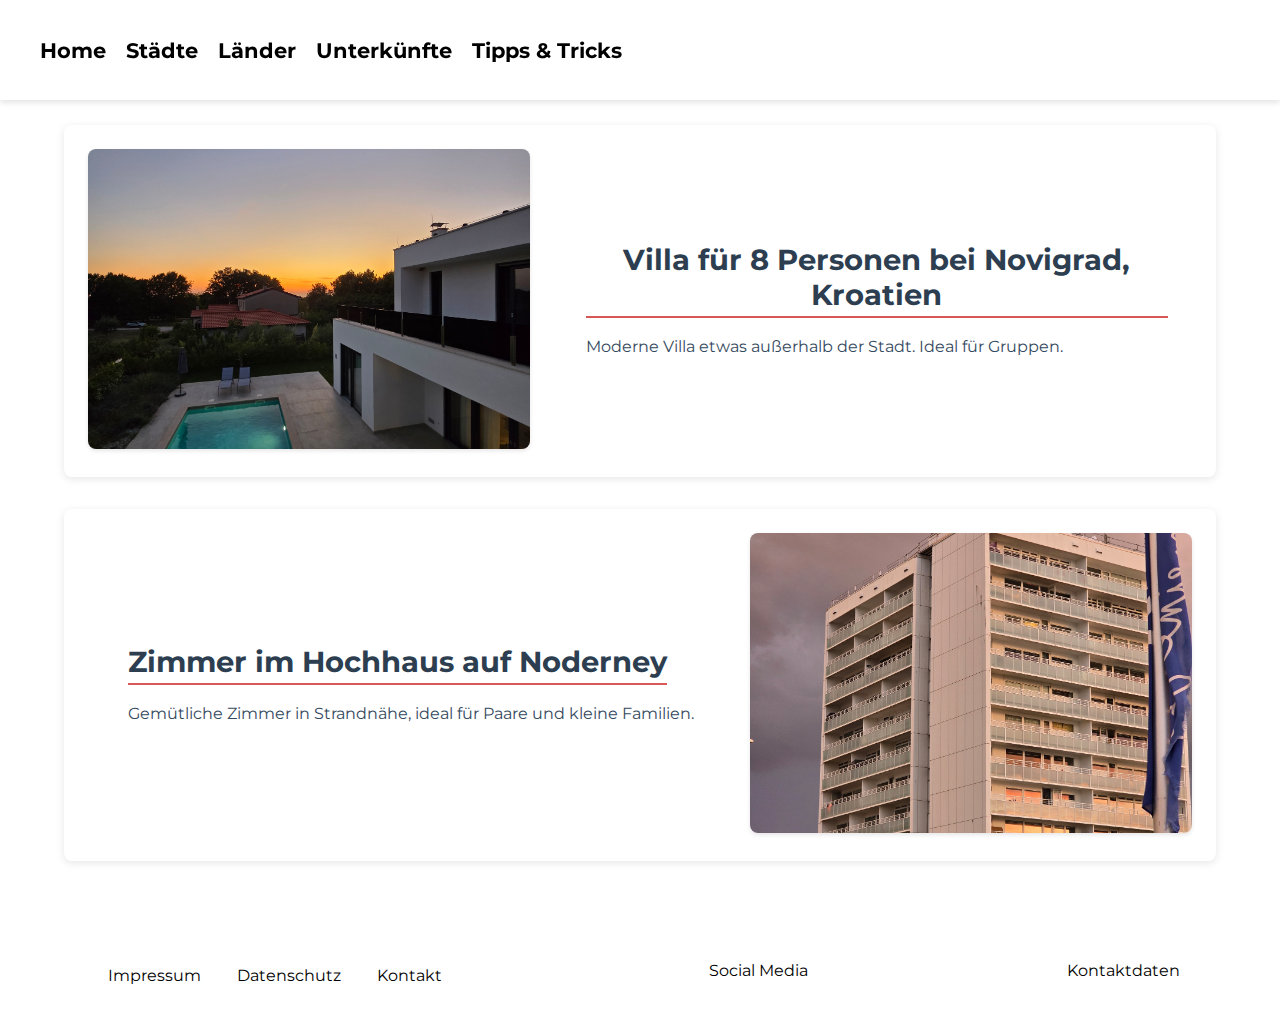
<file: accomodations.html>
<!DOCTYPE html>
<html lang="de">

<head>
    <meta charset="UTF-8">
    <title>Unterkünfte</title>
    <meta name="viewport" content="width=device-width, initial-scale=1.0">
    <link rel="stylesheet" href="css/style.css">
</head>

<body>
    <header>
        <nav class="navigation">
            <ul>
                <li><a href="index.html">Home</a></li>
                <li><a href="cities.html">Städte</a></li>
                <li><a href="countries.html">Länder</a></li>
                <li><a href="accomodations.html">Unterkünfte</a></li>
                <li><a href="hints.html">Tipps & Tricks</a></li>
            </ul>
        </nav>
    </header>
    <main>
        <section class="row">
            <div class="image">
                <img src="images/accomodations/villa_kroatien.jpg" alt="Villa in Kroatien">
            </div>
            <div class="text">
                <h2>Villa für 8 Personen bei Novigrad, Kroatien</h2>
                <p>Moderne Villa etwas außerhalb der Stadt. Ideal für Gruppen.</p>
            </div>
        </section>

        <section class="row reverse">
            <div class="image">
                <img src="images/accomodations/haus_norderney.jpg" alt="Zimmer im Hochhaus Noderney">
            </div>
            <div class="text">
                <h2>Zimmer im Hochhaus auf Noderney</h2>
                <p>Gemütliche Zimmer in Strandnähe, ideal für Paare und kleine Familien.</p>
            </div>
        </section>
    </main>
    <footer>
        <nav class="navigationFooter">
            <ul>
                <li><a href="imprint.html">Impressum</a></li>
                <li><a href="privacy.html">Datenschutz</a></li>
                <li><a href="contact.html">Kontakt</a></li>
            </ul>
        </nav>
        <p>Social Media</p>
        <p>Kontaktdaten</p>
    </footer>
</body>

</html>
</file>
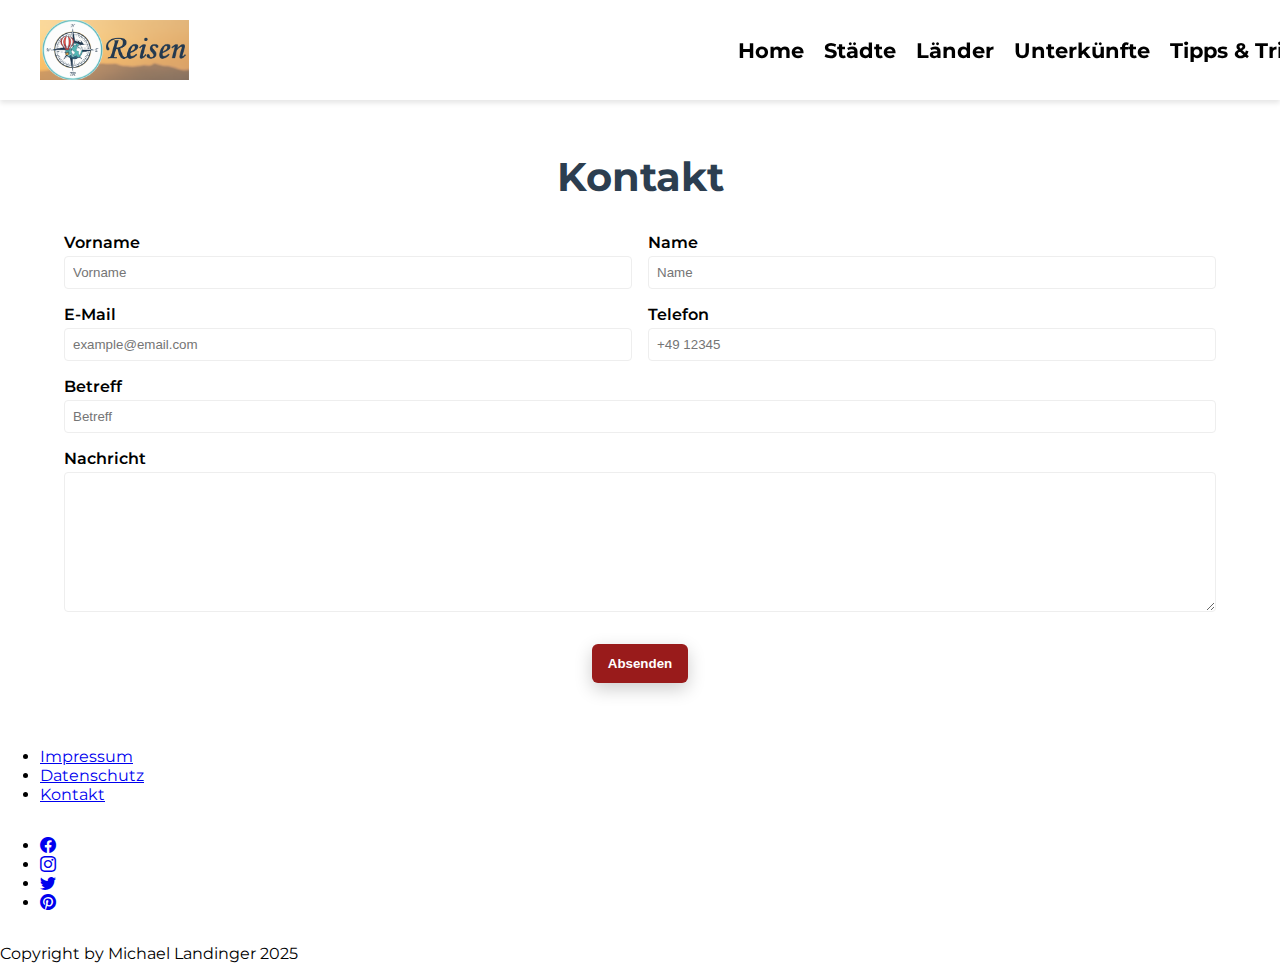
<file: contact.html>
<!DOCTYPE html>
<html lang="de">

<head>
    <meta charset="UTF-8">
    <title>Kontakt</title>
    <meta name="viewport" content="width=device-width, initial-scale=1.0">
    <link rel="stylesheet" href="css/style.css">

    <link rel="icon" type="image/x-icon" href="assets/favicon/favicon.ico">
    <link rel="icon" type="image/png" sizes="16x16" href="assets/favicon/favicon-16x16.png">
    <link rel="icon" type="image/png" sizes="32x32" href="assets/favicon/favicon-32x32.png">
    <link rel="apple-touch-icon" sizes="180x180" href="assets/favicon/apple-touch-icon.png">

    <!-- Java script -->
    <script src="js/navigation.js"></script>
</head>

<body>
    <header>
        <!-- Navigation wird hier per JavaScript eingefügt -->
    </header>
    <main>
        <h1>Kontakt</h1>
        <form id="kontaktformular" method="get">
            <div class="form-field">
                <label for="vorname">Vorname</label>
                <input type="text" id="vorname" name="vorname" placeholder="Vorname" required />
            </div>
            <div class="form-field">
                <label for="name">Name</label>
                <input type="text" id="name" name="name" placeholder="Name" required />
            </div>
            <div class="form-field">
                <label for="email">E-Mail</label>
                <input type="email" id="email" name="email" placeholder="example@email.com" required />
            </div>
            <div class="form-field">
                <label for="telefonnummer">Telefon</label>
                <input type="tel" id="telefonnummer" name="telefonnummer" placeholder="+49 12345" required />
            </div>
            <div class="form-field full">
                <label for="betreff">Betreff</label>
                <input type="text" id="betreff" name="betreff" placeholder="Betreff" required />
            </div>
            <div class="form-field full">
                <label for="nachricht">Nachricht</label>
                <textarea id="nachricht" name="nachricht" rows="5" cols="33" required></textarea>
            </div>
        </form>
        <input class="btn red" type="submit" form="kontaktformular" value="Absenden" />
    </main>
    <!-- Footer wird hier per JavaScript eingefügt -->
</body>
</html>
</file>
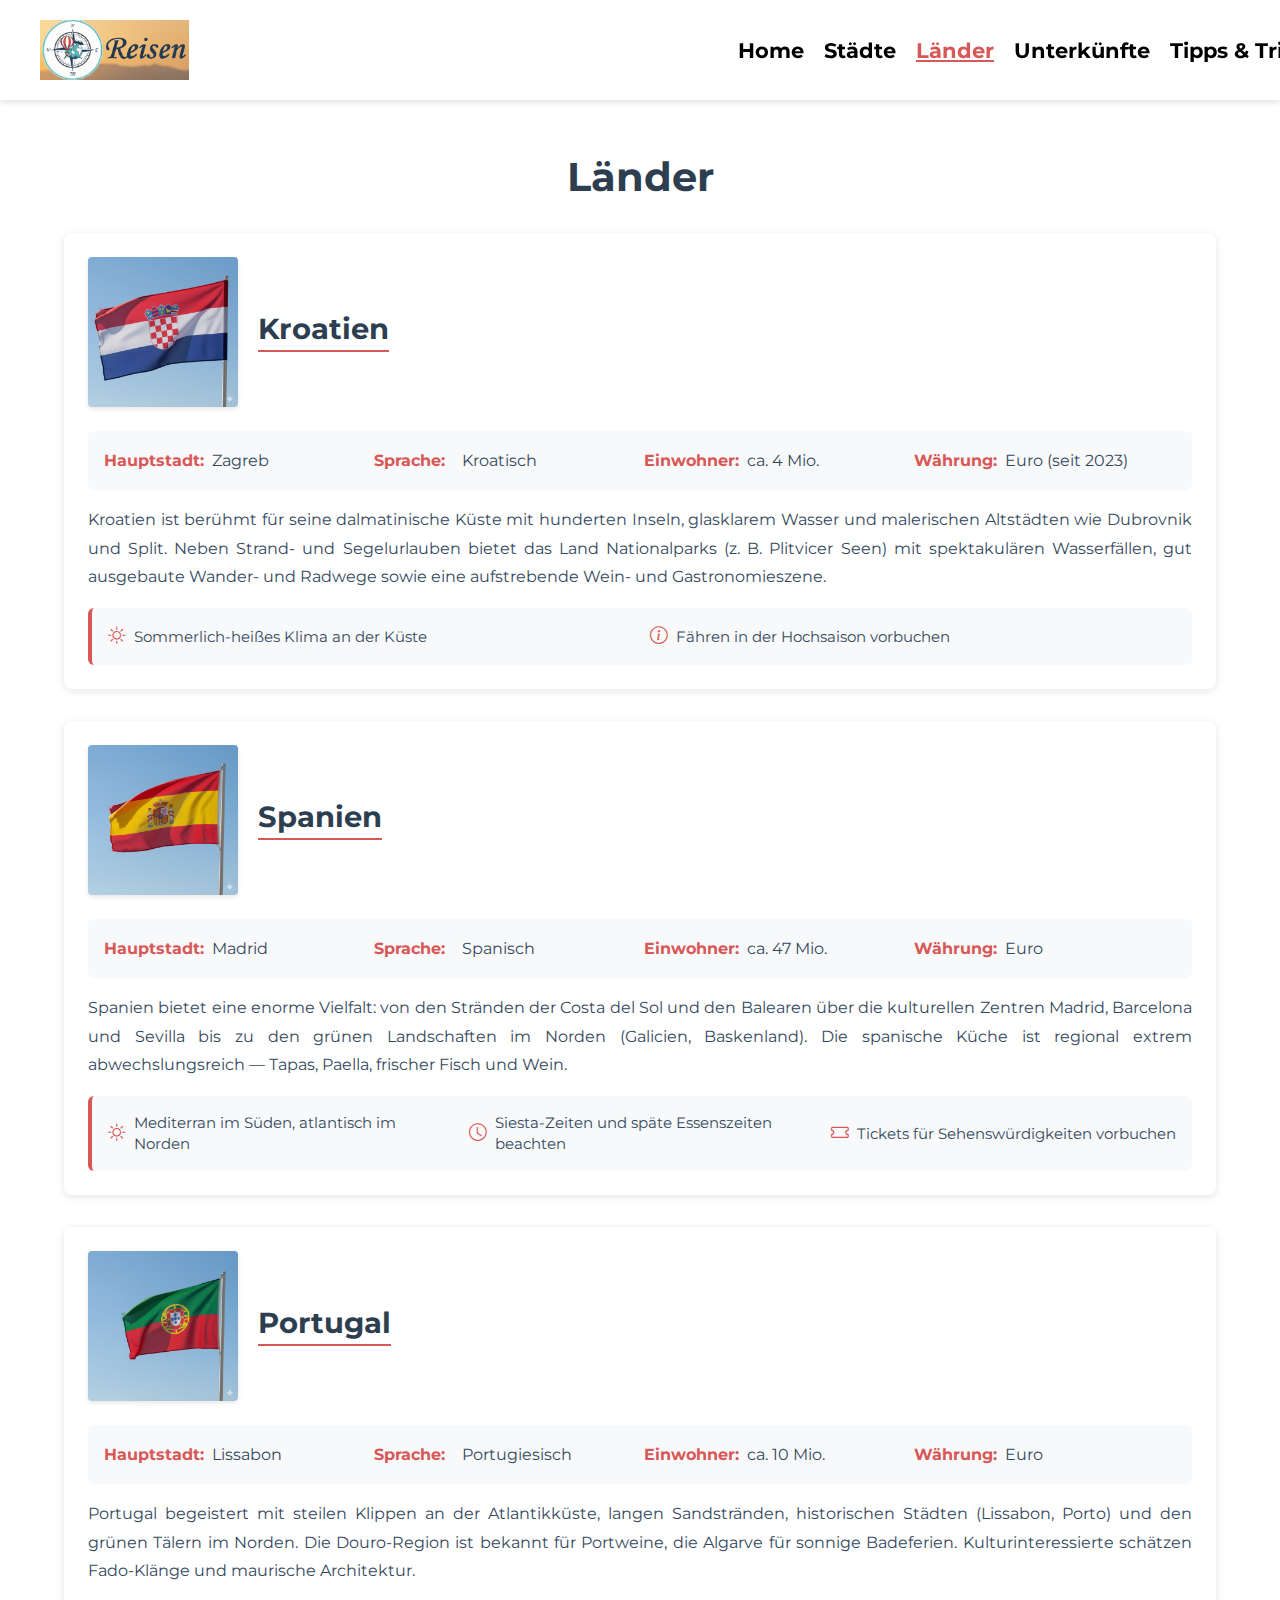
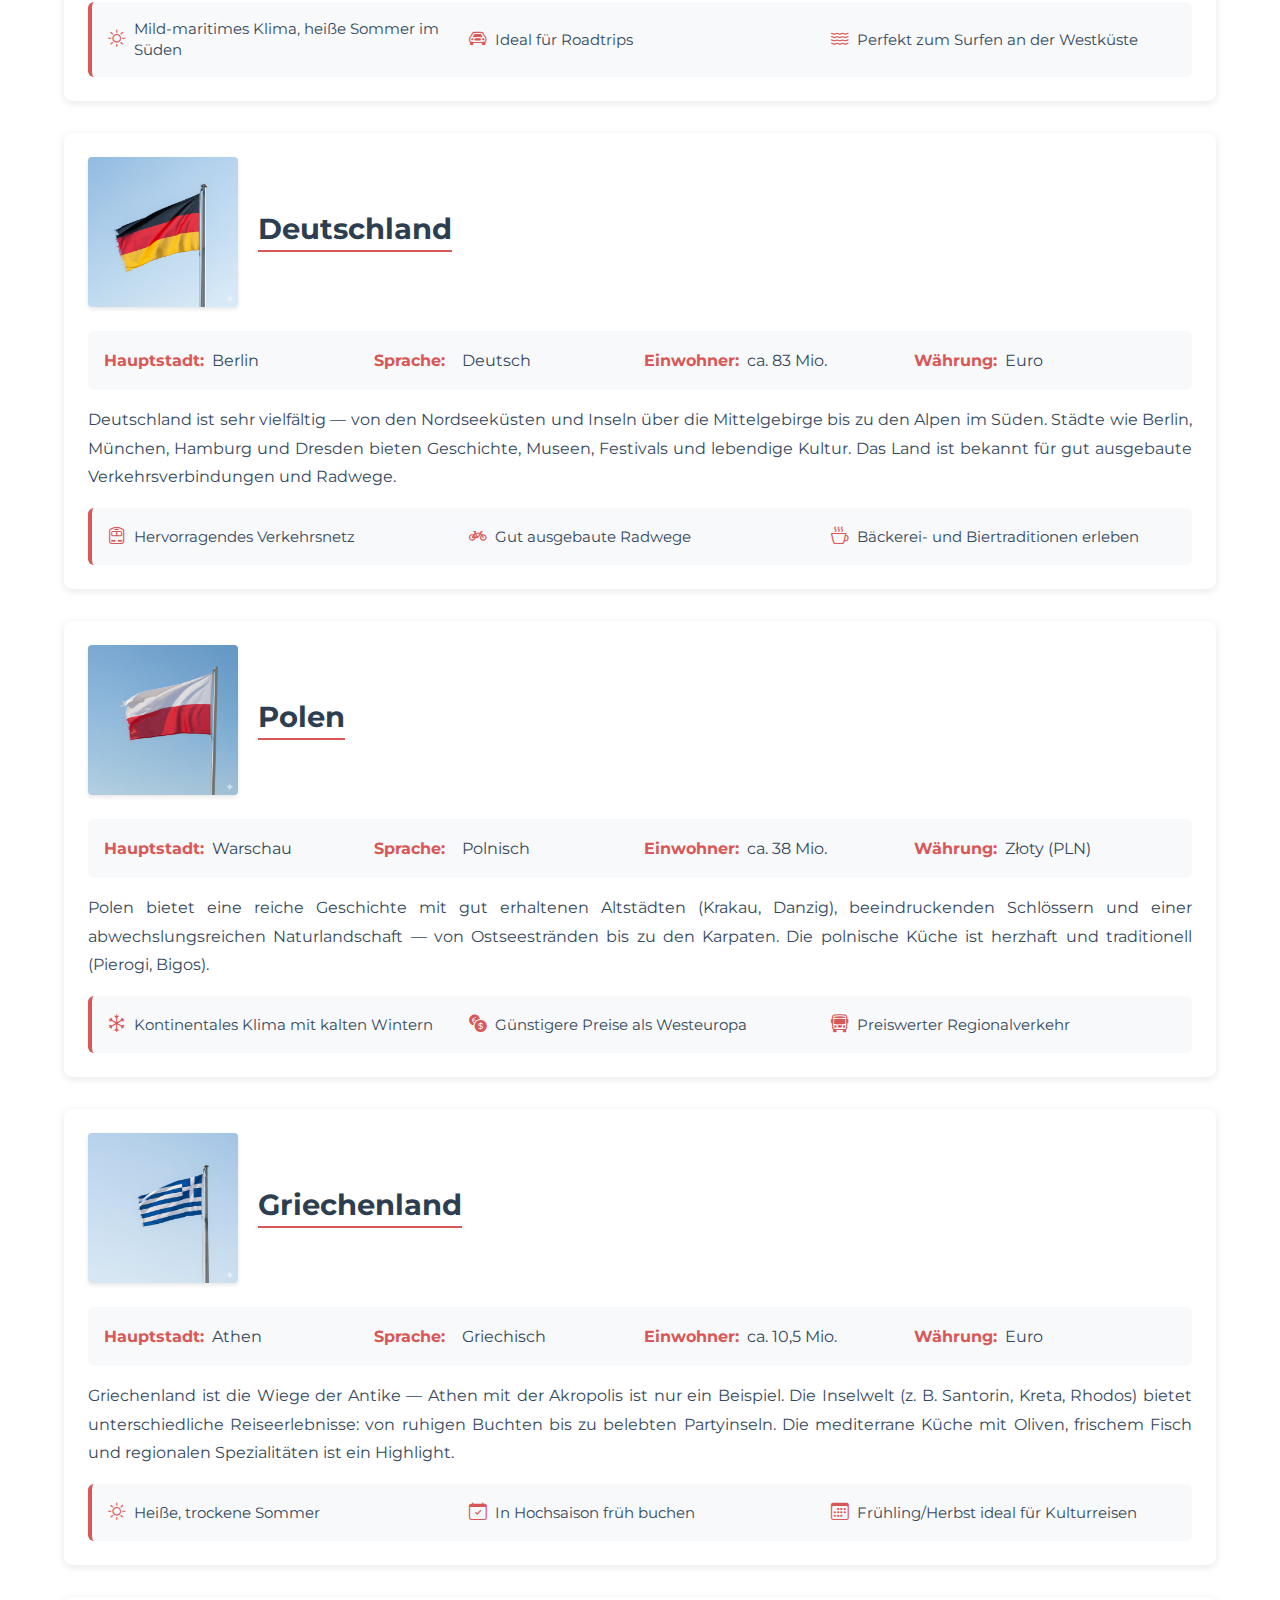
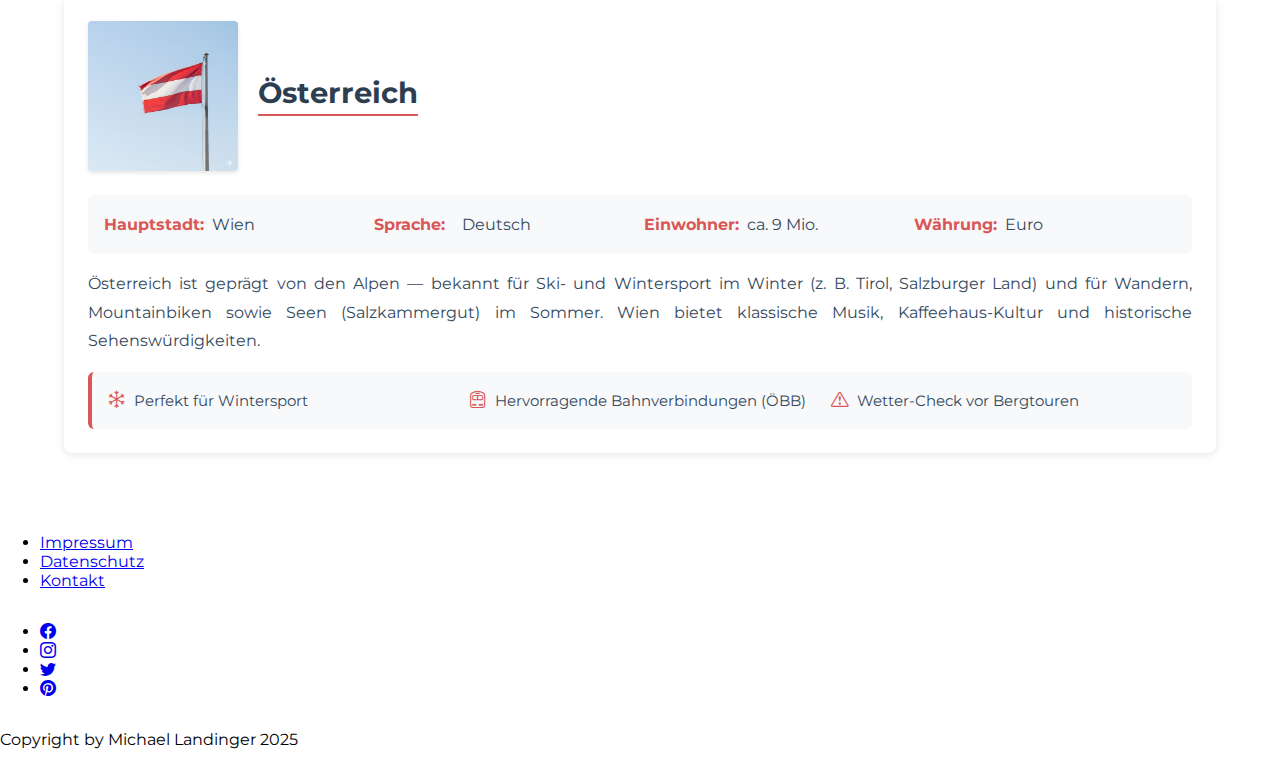
<file: countries.html>
<!DOCTYPE html>
<html lang="de">

<head>
    <meta charset="UTF-8">
    <!-- Workaround um FOUC zu verhindern -->
    <script src="js/theme-init.js"></script>
    <title>Länder</title>
    <meta name="viewport" content="width=device-width, initial-scale=1.0">
    <link rel="stylesheet" href="css/style.css">

    <link rel="icon" type="image/x-icon" href="assets/favicon/favicon.ico">
    <link rel="icon" type="image/png" sizes="16x16" href="assets/favicon/favicon-16x16.png">
    <link rel="icon" type="image/png" sizes="32x32" href="assets/favicon/favicon-32x32.png">
    <link rel="apple-touch-icon" sizes="180x180" href="assets/favicon/apple-touch-icon.png">

    <!-- Java script -->
    <script src="js/navigation.js"></script>
    <script src="js/backToTop.js"></script>
    <script src="js/theme-toggle.js"></script>
</head>

<body>
    <header>
        <!-- Navigation wird hier per JavaScript eingefügt -->
    </header>
    <main id="maincontent">
        <h1>Länder</h1>
        <section class="row-country">
            <img src="images/countries/kroatien.png" alt="Flagge von Kroatien" class="country-img">
            <h2>Kroatien</h2>
            <div class="country-info">
                <ul class="country-facts">
                    <li><strong>Hauptstadt:</strong> Zagreb</li>
                    <li><strong>Sprache:</strong> Kroatisch</li>
                    <li><strong>Einwohner:</strong> ca. 4 Mio.</li>
                    <li><strong>Währung:</strong> Euro (seit 2023)</li>
                </ul>
                <p class="country-description">
                    Kroatien ist berühmt für seine dalmatinische Küste mit hunderten Inseln, glasklarem Wasser
                    und malerischen Altstädten wie Dubrovnik und Split. Neben Strand- und Segelurlauben bietet das Land
                    Nationalparks (z. B. Plitvicer Seen) mit spektakulären Wasserfällen, gut ausgebaute Wander- und Radwege
                    sowie eine aufstrebende Wein- und Gastronomieszene.
                </p>
                <div class="country-tips">
                    <p><i class="bi bi-sun"></i> Sommerlich-heißes Klima an der Küste</p>
                    <p><i class="bi bi-info-circle"></i> Fähren in der Hochsaison vorbuchen</p>
                </div>
            </div>
        </section>
        <section class="row-country">
            <img src="images/countries/spanien.png" alt="Flagge von Spanien" class="country-img">
            <h2>Spanien</h2>
            <div class="country-info">
                <ul class="country-facts">
                    <li><strong>Hauptstadt:</strong> Madrid</li>
                    <li><strong>Sprache:</strong> Spanisch</li>
                    <li><strong>Einwohner:</strong> ca. 47 Mio.</li>
                    <li><strong>Währung:</strong> Euro</li>
                </ul>
                <p class="country-description">
                    Spanien bietet eine enorme Vielfalt: von den Stränden der Costa del Sol und den Balearen über die kulturellen Zentren
                    Madrid, Barcelona und Sevilla bis zu den grünen Landschaften im Norden (Galicien, Baskenland). Die
                    spanische Küche ist regional extrem abwechslungsreich — Tapas, Paella, frischer Fisch und Wein.
                </p>
                <div class="country-tips">
                    <p><i class="bi bi-sun"></i> Mediterran im Süden, atlantisch im Norden</p>
                    <p><i class="bi bi-clock"></i> Siesta-Zeiten und späte Essenszeiten beachten</p>
                    <p><i class="bi bi-ticket"></i> Tickets für Sehenswürdigkeiten vorbuchen</p>
                </div>
            </div>
        </section>
        <section class="row-country">
            <img src="images/countries/portugal.png" alt="Flagge von Portugal" class="country-img">
            <h2>Portugal</h2>
            <div class="country-info">
                <ul class="country-facts">
                    <li><strong>Hauptstadt:</strong> Lissabon</li>
                    <li><strong>Sprache:</strong> Portugiesisch</li>
                    <li><strong>Einwohner:</strong> ca. 10 Mio.</li>
                    <li><strong>Währung:</strong> Euro</li>
                </ul>
                <p class="country-description">
                    Portugal begeistert mit steilen Klippen an der Atlantikküste, langen Sandstränden, historischen Städten
                    (Lissabon, Porto) und den grünen Tälern im Norden. Die Douro-Region ist bekannt für Portweine, die
                    Algarve für sonnige Badeferien. Kulturinteressierte schätzen Fado-Klänge und maurische Architektur.
                </p>
                <div class="country-tips">
                    <p><i class="bi bi-sun"></i> Mild-maritimes Klima, heiße Sommer im Süden</p>
                    <p><i class="bi bi-car-front"></i> Ideal für Roadtrips</p>
                    <p><i class="bi bi-water"></i> Perfekt zum Surfen an der Westküste</p>
                </div>
            </div>
        </section>
        <section class="row-country">
            <img src="images/countries/deutschland.png" alt="Flagge von Deutschland" class="country-img">
            <h2>Deutschland</h2>
            <div class="country-info">
                <ul class="country-facts">
                    <li><strong>Hauptstadt:</strong> Berlin</li>
                    <li><strong>Sprache:</strong> Deutsch</li>
                    <li><strong>Einwohner:</strong> ca. 83 Mio.</li>
                    <li><strong>Währung:</strong> Euro</li>
                </ul>
                <p class="country-description">
                    Deutschland ist sehr vielfältig — von den Nordseeküsten und Inseln über die Mittelgebirge bis zu den Alpen im Süden.
                    Städte wie Berlin, München, Hamburg und Dresden bieten Geschichte, Museen, Festivals und lebendige
                    Kultur. Das Land ist bekannt für gut ausgebaute Verkehrsverbindungen und Radwege.
                </p>
                <div class="country-tips">
                    <p><i class="bi bi-train-front"></i> Hervorragendes Verkehrsnetz</p>
                    <p><i class="bi bi-bicycle"></i> Gut ausgebaute Radwege</p>
                    <p><i class="bi bi-cup-hot"></i> Bäckerei- und Biertraditionen erleben</p>
                </div>
            </div>
        </section>
        <section class="row-country">
            <img src="images/countries/polen.png" alt="Flagge von Polen" class="country-img">
            <h2>Polen</h2>
            <div class="country-info">
                <ul class="country-facts">
                    <li><strong>Hauptstadt:</strong> Warschau</li>
                    <li><strong>Sprache:</strong> Polnisch</li>
                    <li><strong>Einwohner:</strong> ca. 38 Mio.</li>
                    <li><strong>Währung:</strong> Złoty (PLN)</li>
                </ul>
                <p class="country-description">
                    Polen bietet eine reiche Geschichte mit gut erhaltenen Altstädten (Krakau, Danzig), beeindruckenden Schlössern
                    und einer abwechslungsreichen Naturlandschaft — von Ostseestränden bis zu den Karpaten. Die polnische
                    Küche ist herzhaft und traditionell (Pierogi, Bigos).
                </p>
                <div class="country-tips">
                    <p><i class="bi bi-snow"></i> Kontinentales Klima mit kalten Wintern</p>
                    <p><i class="bi bi-currency-exchange"></i> Günstigere Preise als Westeuropa</p>
                    <p><i class="bi bi-bus-front"></i> Preiswerter Regionalverkehr</p>
                </div>
            </div>
        </section>
        <section class="row-country">
            <img src="images/countries/griechenland.png" alt="Flagge von Griechenland" class="country-img">
            <h2>Griechenland</h2>
            <div class="country-info">
                <ul class="country-facts">
                    <li><strong>Hauptstadt:</strong> Athen</li>
                    <li><strong>Sprache:</strong> Griechisch</li>
                    <li><strong>Einwohner:</strong> ca. 10,5 Mio.</li>
                    <li><strong>Währung:</strong> Euro</li>
                </ul>
                <p class="country-description">
                    Griechenland ist die Wiege der Antike — Athen mit der Akropolis ist nur ein Beispiel. Die Inselwelt (z.
                    B. Santorin, Kreta, Rhodos) bietet unterschiedliche Reiseerlebnisse: von ruhigen Buchten bis zu belebten
                    Partyinseln. Die mediterrane Küche mit Oliven, frischem Fisch und regionalen Spezialitäten ist ein Highlight.
                </p>
                <div class="country-tips">
                    <p><i class="bi bi-sun"></i> Heiße, trockene Sommer</p>
                    <p><i class="bi bi-calendar-check"></i> In Hochsaison früh buchen</p>
                    <p><i class="bi bi-calendar3"></i> Frühling/Herbst ideal für Kulturreisen</p>
                </div>
            </div>
        </section>
        <section class="row-country">
            <img src="images/countries/österreich.png" alt="Flagge von Österreich" class="country-img">
            <h2>Österreich</h2>
            <div class="country-info">
                <ul class="country-facts">
                    <li><strong>Hauptstadt:</strong> Wien</li>
                    <li><strong>Sprache:</strong> Deutsch</li>
                    <li><strong>Einwohner:</strong> ca. 9 Mio.</li>
                    <li><strong>Währung:</strong> Euro</li>
                </ul>
                <p class="country-description">
                    Österreich ist geprägt von den Alpen — bekannt für Ski- und Wintersport im Winter (z. B. Tirol, Salzburger Land) und
                    für Wandern, Mountainbiken sowie Seen (Salzkammergut) im Sommer. Wien bietet klassische Musik,
                    Kaffeehaus-Kultur und historische Sehenswürdigkeiten.
                </p>
                <div class="country-tips">
                    <p><i class="bi bi-snow"></i> Perfekt für Wintersport</p>
                    <p><i class="bi bi-train-front"></i> Hervorragende Bahnverbindungen (ÖBB)</p>
                    <p><i class="bi bi-exclamation-triangle"></i> Wetter-Check vor Bergtouren</p>
                </div>
            </div>
        </section>
    </main>
    <!-- Footer wird hier per JavaScript eingefügt -->
</body>
</html>
</file>
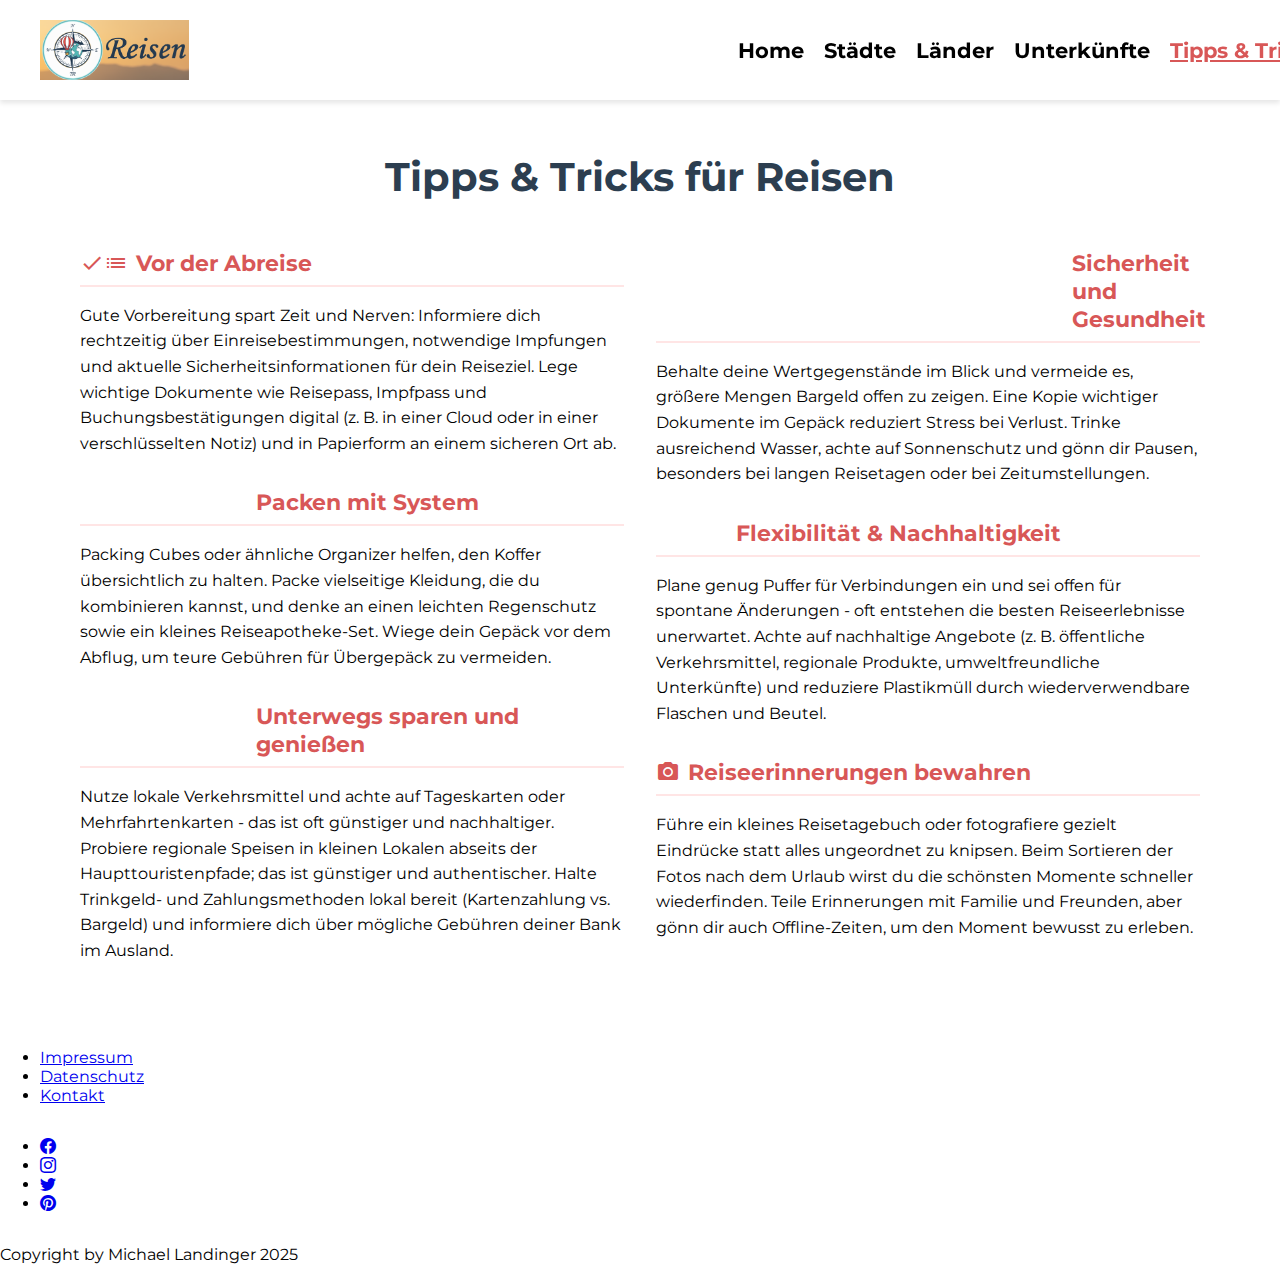
<file: hints.html>
<!DOCTYPE html>
<html lang="de">

<head>
    <meta charset="UTF-8">
    <!-- Workaround um FOUC zu verhindern -->
    <script src="js/theme-init.js"></script>
    <title>Tipps & Tricks</title>
    <meta name="viewport" content="width=device-width, initial-scale=1.0">
    <link rel="stylesheet" href="css/style.css">
    <link rel="stylesheet" href="https://fonts.googleapis.com/icon?family=Material+Icons">

    <link rel="icon" type="image/x-icon" href="assets/favicon/favicon.ico">
    <link rel="icon" type="image/png" sizes="16x16" href="assets/favicon/favicon-16x16.png">
    <link rel="icon" type="image/png" sizes="32x32" href="assets/favicon/favicon-32x32.png">
    <link rel="apple-touch-icon" sizes="180x180" href="assets/favicon/apple-touch-icon.png">

    <!-- Java script -->
    <script src="js/navigation.js"></script>
    <script src="js/backToTop.js"></script>
    <script src="js/theme-toggle.js"></script>
</head>

<body>
    <header>
        <!-- Navigation wird hier per JavaScript eingefügt -->
    </header>
    <main>
        <h1>Tipps & Tricks für Reisen</h1>
        <section class="section-col-2">
            <div class="tips">
                <h2><span class="material-icons">checklist</span> Vor der Abreise</h2>
                <p>Gute Vorbereitung spart Zeit und Nerven: Informiere dich rechtzeitig über Einreisebestimmungen,
                    notwendige Impfungen und aktuelle Sicherheitsinformationen für dein Reiseziel. Lege wichtige
                    Dokumente
                    wie Reisepass, Impfpass und Buchungsbestätigungen digital (z. B. in einer Cloud oder in einer
                    verschlüsselten Notiz) und in Papierform an einem sicheren Ort ab.</p>

                <h2><span class="material-icons">luggage</span> Packen mit System</h2>
                <p>Packing Cubes oder ähnliche Organizer helfen, den Koffer übersichtlich zu halten. Packe vielseitige
                    Kleidung, die du kombinieren kannst, und denke an einen leichten Regenschutz sowie ein kleines
                    Reiseapotheke-Set. Wiege dein Gepäck vor dem Abflug, um teure Gebühren für Übergepäck zu vermeiden.
                </p>

                <h2><span class="material-icons">savings</span> Unterwegs sparen und genießen</h2>
                <p>Nutze lokale Verkehrsmittel und achte auf Tageskarten oder Mehrfahrtenkarten - das ist oft günstiger
                    und
                    nachhaltiger. Probiere regionale Speisen in kleinen Lokalen abseits der Haupttouristenpfade; das ist
                    günstiger und authentischer. Halte Trinkgeld- und Zahlungsmethoden lokal bereit (Kartenzahlung vs.
                    Bargeld) und informiere dich über mögliche Gebühren deiner Bank im Ausland.</p>

                <h2><span class="material-icons">health_and_safety</span> Sicherheit und Gesundheit</h2>
                <p>Behalte deine Wertgegenstände im Blick und vermeide es, größere Mengen Bargeld offen zu zeigen. Eine
                    Kopie wichtiger Dokumente im Gepäck reduziert Stress bei Verlust. Trinke ausreichend Wasser, achte
                    auf
                    Sonnenschutz und gönn dir Pausen, besonders bei langen Reisetagen oder bei Zeitumstellungen.</p>

                <h2><span class="material-icons">eco</span> Flexibilität & Nachhaltigkeit</h2>
                <p>Plane genug Puffer für Verbindungen ein und sei offen für spontane Änderungen - oft entstehen die
                    besten
                    Reiseerlebnisse unerwartet. Achte auf nachhaltige Angebote (z. B. öffentliche Verkehrsmittel,
                    regionale
                    Produkte, umweltfreundliche Unterkünfte) und reduziere Plastikmüll durch wiederverwendbare Flaschen
                    und
                    Beutel.</p>

                <h2><span class="material-icons">photo_camera</span> Reiseerinnerungen bewahren</h2>
                <p>Führe ein kleines Reisetagebuch oder fotografiere gezielt Eindrücke statt alles ungeordnet zu
                    knipsen.
                    Beim Sortieren der Fotos nach dem Urlaub wirst du die schönsten Momente schneller wiederfinden.
                    Teile
                    Erinnerungen mit Familie und Freunden, aber gönn dir auch Offline-Zeiten, um den Moment bewusst zu
                    erleben.</p>
            </div>
        </section>
    </main>
    <!-- Footer wird hier per JavaScript eingefügt -->
</body>

</html>
</file>
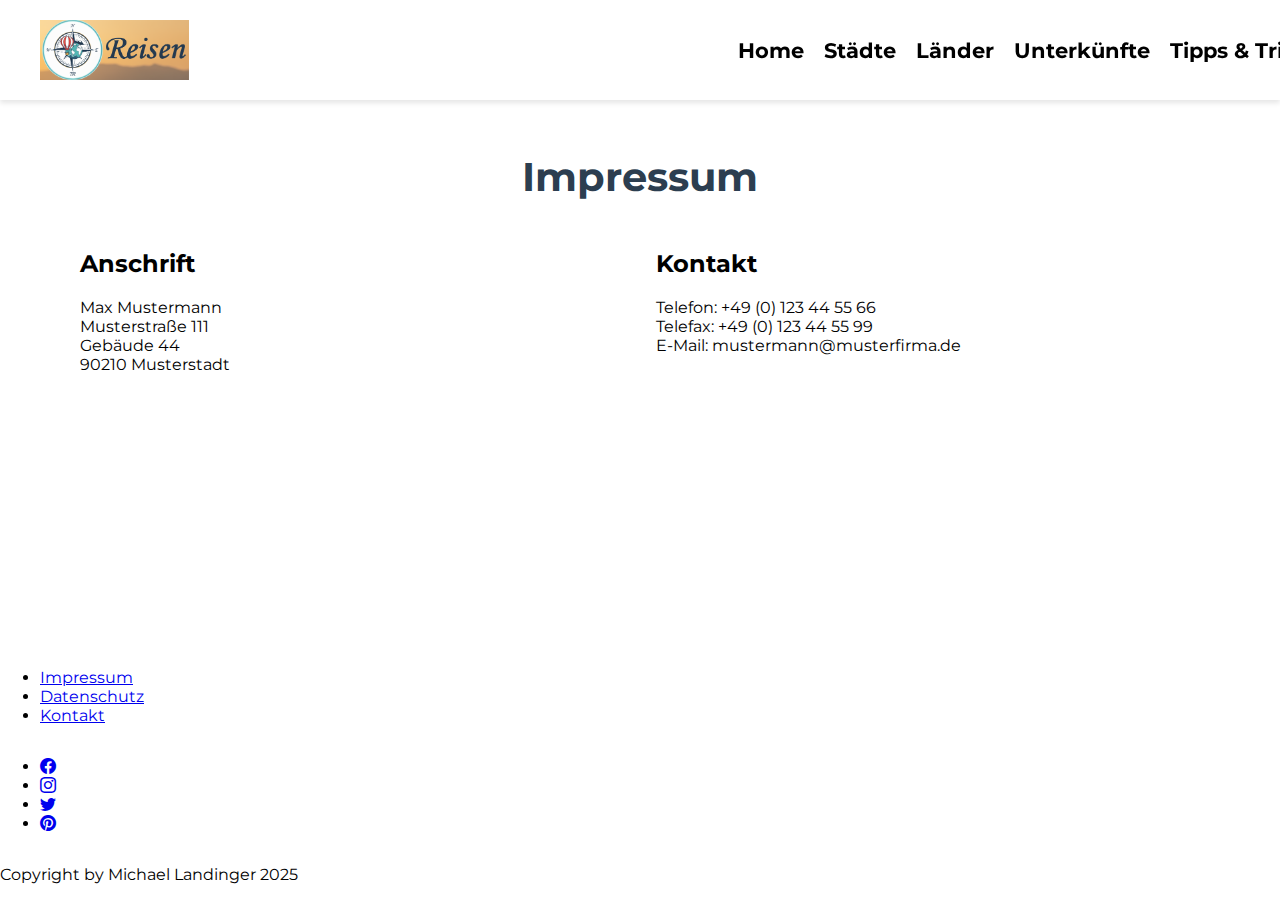
<file: imprint.html>
<!DOCTYPE html>
<html lang="de">

<head>
    <meta charset="UTF-8">
    <!-- Workaround um FOUC zu verhindern -->
    <script src="js/theme-init.js"></script>
    <title>Impressum</title>
    <meta name="viewport" content="width=device-width, initial-scale=1.0">
    <link rel="stylesheet" href="css/style.css">

    <link rel="icon" type="image/x-icon" href="assets/favicon/favicon.ico">
    <link rel="icon" type="image/png" sizes="16x16" href="assets/favicon/favicon-16x16.png">
    <link rel="icon" type="image/png" sizes="32x32" href="assets/favicon/favicon-32x32.png">
    <link rel="apple-touch-icon" sizes="180x180" href="assets/favicon/apple-touch-icon.png">

    <!-- Java script -->
    <script src="js/navigation.js"></script>
    <script src="js/backToTop.js"></script>
    <script src="js/theme-toggle.js"></script>
</head>

<body>
    <header>
        <!-- Navigation wird hier per JavaScript eingefügt -->
    </header>
    <main>
        <h1>Impressum</h1>
        <section class="section-col-2">
            <h2>Anschrift</h2>
            <p>Max Mustermann<br />
                Musterstraße 111<br />
                Gebäude 44<br />
                90210 Musterstadt</p>
            <h2>Kontakt</h2>
            <p>Telefon: +49 (0) 123 44 55 66<br />
                Telefax: +49 (0) 123 44 55 99<br />
                E-Mail: mustermann@musterfirma.de</p>
        </section>
    </main>
    <!-- Footer wird hier per JavaScript eingefügt -->
</body>
</html>
</file>
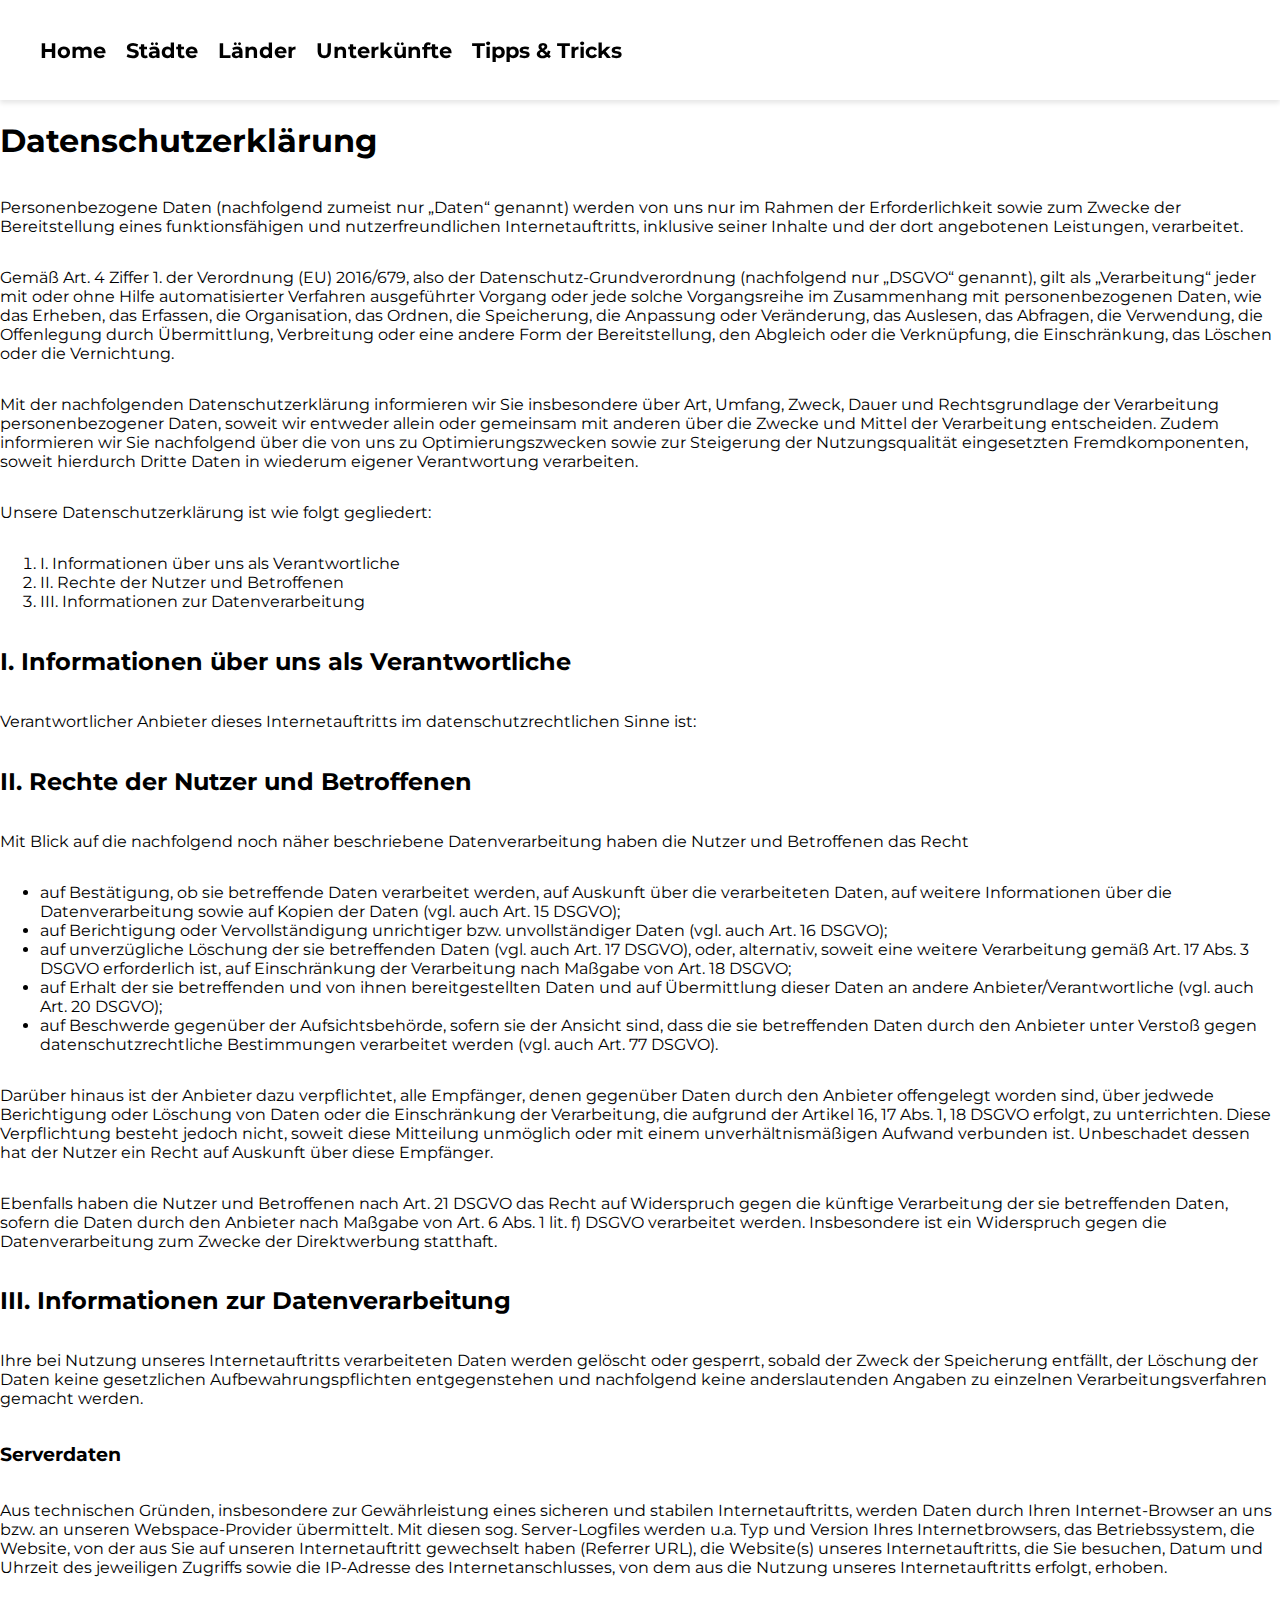
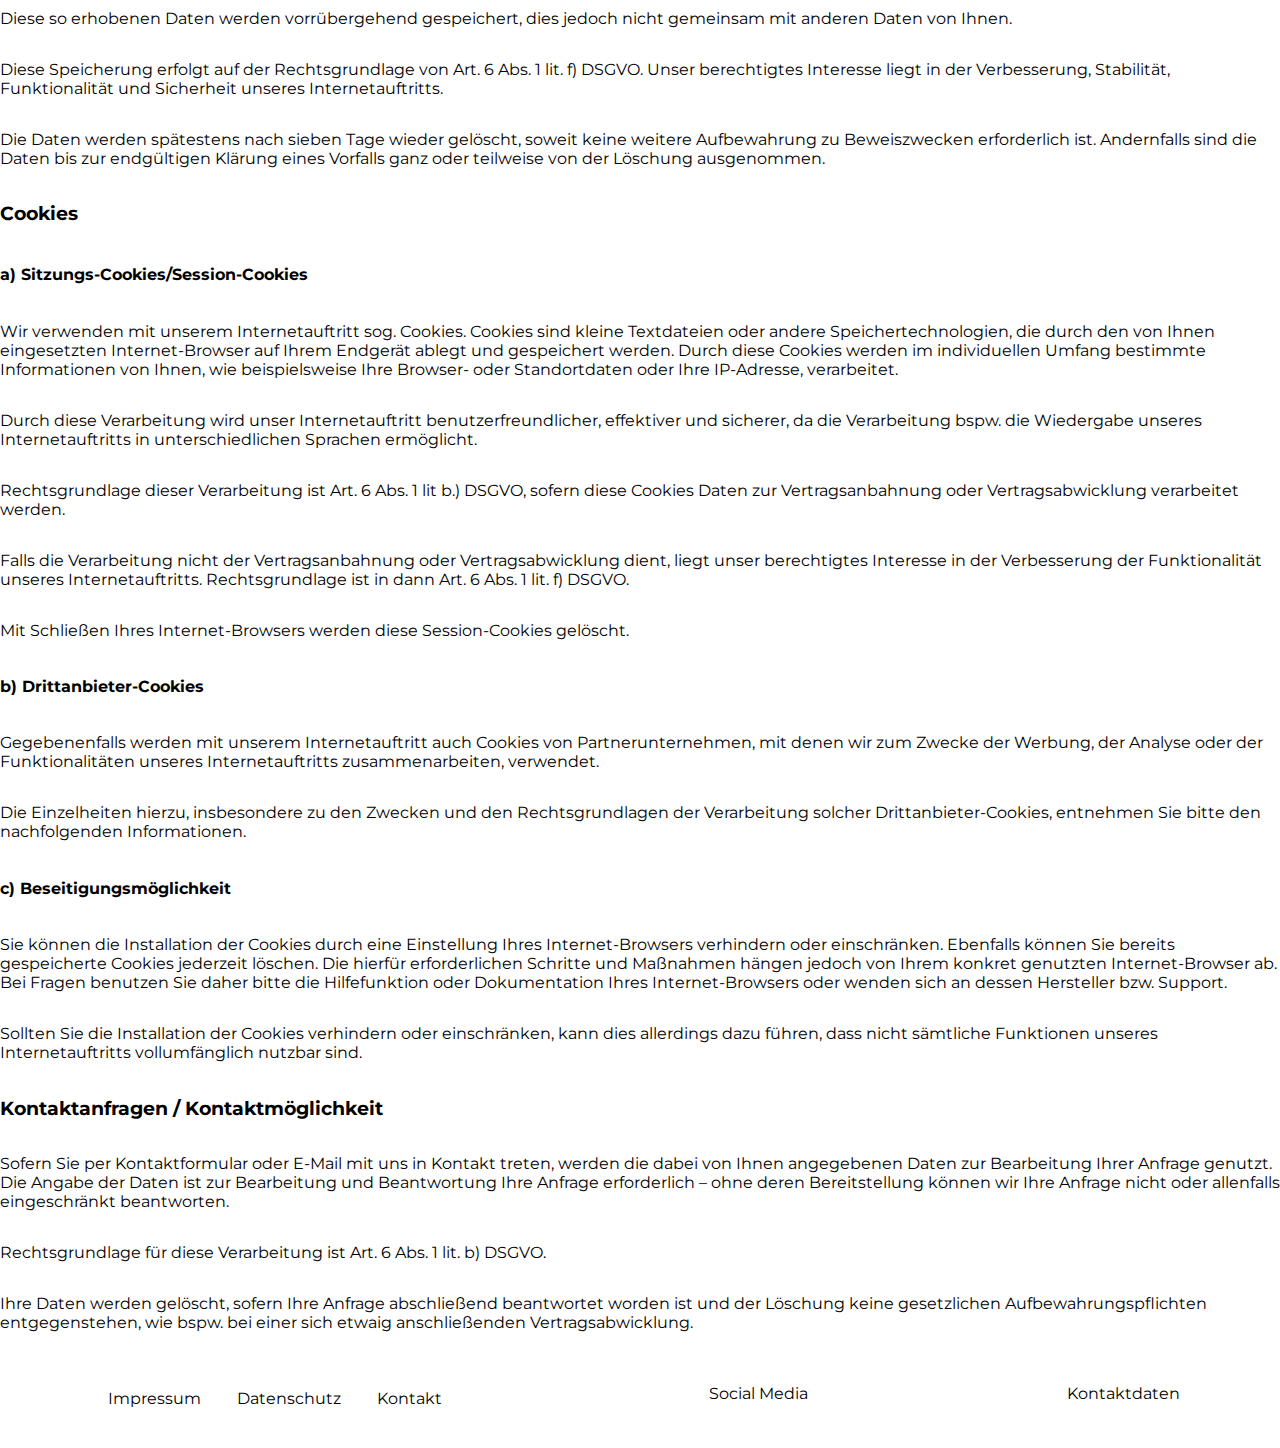
<file: privacy.html>
<!DOCTYPE html>
<html lang="de">

<head>
    <meta charset="UTF-8">
    <title>Datenschutz</title>
    <meta name="viewport" content="width=device-width, initial-scale=1.0">
    <link rel="stylesheet" href="css/style.css">

    <link rel="icon" type="image/x-icon" href="assets/favicon/favicon.ico">
    <link rel="icon" type="image/png" sizes="16x16" href="assets/favicon/favicon-16x16.png">
    <link rel="icon" type="image/png" sizes="32x32" href="assets/favicon/favicon-32x32.png">
    <link rel="apple-touch-icon" sizes="180x180" href="assets/favicon/apple-touch-icon.png">
</head>

<body>
    <header>
        <nav class="navigation">
            <ul>
                <li><a href="index.html">Home</a></li>
                <li><a href="cities.html">Städte</a></li>
                <li><a href="countries.html">Länder</a></li>
                <li><a href="accomodations.html">Unterkünfte</a></li>
                <li><a href="hints.html">Tipps & Tricks</a></li>
            </ul>
        </nav>
    </header>
    <h1>Datenschutzerklärung</h1>
    <p>
        Personenbezogene Daten (nachfolgend zumeist nur „Daten“ genannt) werden von uns nur im Rahmen der
        Erforderlichkeit sowie zum Zwecke der Bereitstellung eines funktionsfähigen und nutzerfreundlichen
        Internetauftritts, inklusive seiner Inhalte und der dort angebotenen Leistungen, verarbeitet.
    </p>
    <p>
        Gemäß Art. 4 Ziffer 1. der Verordnung (EU) 2016/679, also der Datenschutz-Grundverordnung (nachfolgend nur
        „DSGVO“ genannt), gilt als „Verarbeitung“ jeder mit oder ohne Hilfe automatisierter Verfahren ausgeführter
        Vorgang oder jede solche Vorgangsreihe im Zusammenhang mit personenbezogenen Daten, wie das Erheben, das
        Erfassen, die Organisation, das Ordnen, die Speicherung, die Anpassung oder Veränderung, das Auslesen, das
        Abfragen, die Verwendung, die Offenlegung durch Übermittlung, Verbreitung oder eine andere Form der
        Bereitstellung, den Abgleich oder die Verknüpfung, die Einschränkung, das Löschen oder die Vernichtung.
    </p>
    <p>
        Mit der nachfolgenden Datenschutzerklärung informieren wir Sie insbesondere über Art, Umfang, Zweck, Dauer und
        Rechtsgrundlage der Verarbeitung personenbezogener Daten, soweit wir entweder allein oder gemeinsam mit anderen
        über die Zwecke und Mittel der Verarbeitung entscheiden. Zudem informieren wir Sie nachfolgend über die von uns
        zu Optimierungszwecken sowie zur Steigerung der Nutzungsqualität eingesetzten Fremdkomponenten, soweit hierdurch
        Dritte Daten in wiederum eigener Verantwortung verarbeiten.
    </p>
    <p>
        Unsere Datenschutzerklärung ist wie folgt gegliedert:
    </p>
    <ol>
        <li>I. Informationen über uns als Verantwortliche</li>
        <li>II. Rechte der Nutzer und Betroffenen</li>
        <li>III. Informationen zur Datenverarbeitung</li>
    </ol>
    <h2>I. Informationen über uns als Verantwortliche</h2>
    <p>
        Verantwortlicher Anbieter dieses Internetauftritts im datenschutzrechtlichen Sinne ist:
    </p>
    <h2>II. Rechte der Nutzer und Betroffenen</h2>
    <p>
        Mit Blick auf die nachfolgend noch näher beschriebene Datenverarbeitung haben die Nutzer und Betroffenen das
        Recht
    </p>
    <ul>
        <li>auf Bestätigung, ob sie betreffende Daten verarbeitet werden, auf Auskunft über die verarbeiteten Daten, auf
            weitere Informationen über die Datenverarbeitung sowie auf Kopien der Daten (vgl. auch Art. 15 DSGVO);</li>
        <li>auf Berichtigung oder Vervollständigung unrichtiger bzw. unvollständiger Daten (vgl. auch Art. 16 DSGVO);
        </li>
        <li>auf unverzügliche Löschung der sie betreffenden Daten (vgl. auch Art. 17 DSGVO), oder, alternativ, soweit
            eine weitere Verarbeitung gemäß Art. 17 Abs. 3 DSGVO erforderlich ist, auf Einschränkung der Verarbeitung
            nach Maßgabe von Art. 18 DSGVO;</li>
        <li>auf Erhalt der sie betreffenden und von ihnen bereitgestellten Daten und auf Übermittlung dieser Daten an
            andere Anbieter/Verantwortliche (vgl. auch Art. 20 DSGVO);</li>
        <li>auf Beschwerde gegenüber der Aufsichtsbehörde, sofern sie der Ansicht sind, dass die sie betreffenden Daten
            durch den Anbieter unter Verstoß gegen datenschutzrechtliche Bestimmungen verarbeitet werden (vgl. auch Art.
            77 DSGVO).</li>
    </ul>
    <p>
        Darüber hinaus ist der Anbieter dazu verpflichtet, alle Empfänger, denen gegenüber Daten durch den Anbieter
        offengelegt worden sind, über jedwede Berichtigung oder Löschung von Daten oder die Einschränkung der
        Verarbeitung, die aufgrund der Artikel 16, 17 Abs. 1, 18 DSGVO erfolgt, zu unterrichten. Diese Verpflichtung
        besteht jedoch nicht, soweit diese Mitteilung unmöglich oder mit einem unverhältnismäßigen Aufwand verbunden
        ist. Unbeschadet dessen hat der Nutzer ein Recht auf Auskunft über diese Empfänger.
    </p>
    <p>
        Ebenfalls haben die Nutzer und Betroffenen nach Art. 21 DSGVO das Recht auf Widerspruch gegen die künftige
        Verarbeitung der sie betreffenden Daten, sofern die Daten durch den Anbieter nach Maßgabe von Art. 6 Abs. 1 lit.
        f) DSGVO verarbeitet werden. Insbesondere ist ein Widerspruch gegen die Datenverarbeitung zum Zwecke der
        Direktwerbung statthaft.
    </p>
    <h2>III. Informationen zur Datenverarbeitung</h2>
    <p>
        Ihre bei Nutzung unseres Internetauftritts verarbeiteten Daten werden gelöscht oder gesperrt, sobald der Zweck
        der Speicherung entfällt, der Löschung der Daten keine gesetzlichen Aufbewahrungspflichten entgegenstehen und
        nachfolgend keine anderslautenden Angaben zu einzelnen Verarbeitungsverfahren gemacht werden.
    </p>
    <h3>Serverdaten</h3>
    <p>
        Aus technischen Gründen, insbesondere zur Gewährleistung eines sicheren und stabilen Internetauftritts, werden
        Daten durch Ihren Internet-Browser an uns bzw. an unseren Webspace-Provider übermittelt. Mit diesen sog.
        Server-Logfiles werden u.a. Typ und Version Ihres Internetbrowsers, das Betriebssystem, die Website, von der aus
        Sie auf unseren Internetauftritt gewechselt haben (Referrer URL), die Website(s) unseres Internetauftritts, die
        Sie besuchen, Datum und Uhrzeit des jeweiligen Zugriffs sowie die IP-Adresse des Internetanschlusses, von dem
        aus die Nutzung unseres Internetauftritts erfolgt, erhoben.
    </p>
    <p>
        Diese so erhobenen Daten werden vorrübergehend gespeichert, dies jedoch nicht gemeinsam mit anderen Daten von
        Ihnen.
    </p>
    <p>
        Diese Speicherung erfolgt auf der Rechtsgrundlage von Art. 6 Abs. 1 lit. f) DSGVO. Unser berechtigtes Interesse
        liegt in der Verbesserung, Stabilität, Funktionalität und Sicherheit unseres Internetauftritts.
    </p>
    <p>
        Die Daten werden spätestens nach sieben Tage wieder gelöscht, soweit keine weitere Aufbewahrung zu Beweiszwecken
        erforderlich ist. Andernfalls sind die Daten bis zur endgültigen Klärung eines Vorfalls ganz oder teilweise von
        der Löschung ausgenommen.
    </p>
    <h3>Cookies</h3>
    <h4>a) Sitzungs-Cookies/Session-Cookies</h4>
    <p>
        Wir verwenden mit unserem Internetauftritt sog. Cookies. Cookies sind kleine Textdateien oder andere
        Speichertechnologien, die durch den von Ihnen eingesetzten Internet-Browser auf Ihrem Endgerät ablegt und
        gespeichert werden. Durch diese Cookies werden im individuellen Umfang bestimmte Informationen von Ihnen, wie
        beispielsweise Ihre Browser- oder Standortdaten oder Ihre IP-Adresse, verarbeitet.
    </p>
    <p>
        Durch diese Verarbeitung wird unser Internetauftritt benutzerfreundlicher, effektiver und sicherer, da die
        Verarbeitung bspw. die Wiedergabe unseres Internetauftritts in unterschiedlichen Sprachen ermöglicht.
    </p>
    <p>
        Rechtsgrundlage dieser Verarbeitung ist Art. 6 Abs. 1 lit b.) DSGVO, sofern diese Cookies Daten zur
        Vertragsanbahnung oder Vertragsabwicklung verarbeitet werden.
    </p>
    <p>
        Falls die Verarbeitung nicht der Vertragsanbahnung oder Vertragsabwicklung dient, liegt unser berechtigtes
        Interesse in der Verbesserung der Funktionalität unseres Internetauftritts. Rechtsgrundlage ist in dann Art. 6
        Abs. 1 lit. f) DSGVO.
    </p>
    <p>
        Mit Schließen Ihres Internet-Browsers werden diese Session-Cookies gelöscht.
    </p>
    <h4>b) Drittanbieter-Cookies</h4>
    <p>
        Gegebenenfalls werden mit unserem Internetauftritt auch Cookies von Partnerunternehmen, mit denen wir zum Zwecke
        der Werbung, der Analyse oder der Funktionalitäten unseres Internetauftritts zusammenarbeiten, verwendet.
    </p>
    <p>
        Die Einzelheiten hierzu, insbesondere zu den Zwecken und den Rechtsgrundlagen der Verarbeitung solcher
        Drittanbieter-Cookies, entnehmen Sie bitte den nachfolgenden Informationen.
    </p>
    <h4>c) Beseitigungsmöglichkeit</h4>
    <p>
        Sie können die Installation der Cookies durch eine Einstellung Ihres Internet-Browsers verhindern oder
        einschränken. Ebenfalls können Sie bereits gespeicherte Cookies jederzeit löschen. Die hierfür erforderlichen
        Schritte und Maßnahmen hängen jedoch von Ihrem konkret genutzten Internet-Browser ab. Bei Fragen benutzen Sie
        daher bitte die Hilfefunktion oder Dokumentation Ihres Internet-Browsers oder wenden sich an dessen Hersteller
        bzw. Support.
    </p>
    <p>
        Sollten Sie die Installation der Cookies verhindern oder einschränken, kann dies allerdings dazu führen, dass
        nicht sämtliche Funktionen unseres Internetauftritts vollumfänglich nutzbar sind.
    </p>
    <h3>Kontaktanfragen / Kontaktmöglichkeit</h3>
    <p>
        Sofern Sie per Kontaktformular oder E-Mail mit uns in Kontakt treten, werden die dabei von Ihnen angegebenen
        Daten zur Bearbeitung Ihrer Anfrage genutzt. Die Angabe der Daten ist zur Bearbeitung und Beantwortung Ihre
        Anfrage erforderlich – ohne deren Bereitstellung können wir Ihre Anfrage nicht oder allenfalls eingeschränkt
        beantworten.
    </p>
    <p>
        Rechtsgrundlage für diese Verarbeitung ist Art. 6 Abs. 1 lit. b) DSGVO.
    </p>
    <p>
        Ihre Daten werden gelöscht, sofern Ihre Anfrage abschließend beantwortet worden ist und der Löschung keine
        gesetzlichen Aufbewahrungspflichten entgegenstehen, wie bspw. bei einer sich etwaig anschließenden
        Vertragsabwicklung.
    </p>
        <footer>
        <nav class="navigationFooter">
            <ul>
                <li><a href="imprint.html">Impressum</a></li>
                <li><a href="privacy.html">Datenschutz</a></li>
                <li><a href="contact.html">Kontakt</a></li>
            </ul>
        </nav>
        <p>Social Media</p>
        <p>Kontaktdaten</p>
    </footer>
</body>

</html>
</file>
<file: css/style.css>
@import url('https://fonts.googleapis.com/css2?family=Montserrat:wght@400;600;700&display=swap');

/* Dark Mode Variables */
:root {
    --bg-primary: #ffffff;
    --bg-secondary: #f8f9fa;
    --text-primary: #000000;
    --text-secondary: #34495e;
    --text-heading: #2c3e50;
    --accent-color: #d85757;
    --accent-hover: #991b1b;
    --border-color: #eee;
    --shadow-color: rgba(0, 0, 0, 0.1);
    --nav-bg: #ffffff;
    --table-stripe: #fff9f9;
    --table-border: #ffe5e5;
}

[data-theme="dark"] {
    --bg-primary: #1a1a1a;
    --bg-secondary: #2d2d2d;
    --text-primary: #d4d4d4;
    --text-secondary: #a8a8a8;
    --text-heading: #e8e8e8;
    --accent-color: #ff8080;
    --accent-hover: #831313;
    --border-color: #444;
    --shadow-color: rgba(0, 0, 0, 0.5);
    --nav-bg: #242424;
    --table-stripe: #252525;
    --table-border: #3a3a3a;
}

/* Allgemein */
body {
    margin: 0;
    min-height: 100vh;
    display: flex;
    flex-direction: column;
    background-color: var(--bg-primary);
    color: var(--text-primary);
    transition: background-color 0.3s ease, color 0.3s ease;
    font-family: 'Montserrat', -apple-system, BlinkMacSystemFont, 'Segoe UI', sans-serif;
}

/* Layout */
main {
    margin-left: 5%;
    margin-right: 5%;
    margin-bottom: 2rem;
    padding-top: 25px;
    flex: 1 0 auto;
}

/* Überschrift */
main h1 {
    text-align: center;
    color: var(--text-heading);
    margin-bottom: 2rem;
    font-size: 2.5rem;
}

/* Navigation */
/* Header */
header {
    position: sticky;
    top: 0px;
    z-index: 1000;
    background-color: var(--nav-bg);
    box-shadow: 0 3px 5px var(--shadow-color);
}

.navigation {
    width: 100%;
    display: flex;
    justify-content: space-between;
    align-items: center;
}

header nav {
    justify-content: space-between;
    align-items: center;
    display: flex;
    padding: 20px 40px;
    position: relative;
    height: 60px;
}

header nav ul {
    list-style: none;
    display: flex;
    gap: 20px;
    padding: 0;
    margin: 0;
    align-items: center;
}

header nav li {
    display: inline-block;
}

header nav a {
    text-decoration: none;
    color: var(--text-primary);
    font-weight: bold;
    font-size: 1.3rem;
    position: relative;
    display: inline-flex;
    align-items: center;
}

header nav a:hover .nav-text,
header nav a.active .nav-text {
    color: var(--accent-color);
    text-decoration: underline;
}

header nav a:hover,
header nav a.active {
    color: var(--accent-color);
}

.logo {
    display: flex;
    align-items: center;
    height: 100%;
}

.logo img {
    max-width: 200px;
    max-height: 60px;
    width: auto;
    height: 100%;
    object-fit: contain;
}

/* Standard: Icons immer ausblenden */
header nav .nav-icon {
    display: none;
    line-height: 0;
}

/* Tablet (768px-1024px): Nur Icons */
@media (min-width: 768px) and (max-width: 1024px) {
    header nav ul {
        gap: 8px;
    }

    header nav ul a {
        width: 48px;
        height: 48px;
        justify-content: center;
        padding: 6px;
    }

    .nav-text {
        position: absolute !important;
        width: 1px;
        height: 1px;
        padding: 0;
        margin: -1px;
        overflow: hidden;
        white-space: nowrap;
        border: 0;
    }

    header nav .nav-icon {
        display: inline-block;
    }

    header nav a.active,
    header nav a:hover {
        background: rgba(255, 182, 182, 0.15);
    }

    .logo img {
        max-width: 150px;
    }
}

/* Burger Menü */
.burger-menu {
    display: none;
    background: none;
    border: none;
    padding: 8px;
    cursor: pointer;
    color: var(--text-primary);
}

.burger-menu:hover {
    color: var(--accent-color);
}

.nav-list a:focus,
.burger-menu:focus {
    outline: 3px solid #ffb6b6;
    outline-offset: 3px;
    box-shadow: 0 0 0 2px white;
}

.nav-list .nav-text:focus {
    text-decoration: underline;
}

/* Mobile (360px-768px) */
@media (max-width: 768px) {
    .burger-menu {
        display: block;
    }

    .nav-list {
        display: none;
        position: absolute;
        top: 100%;
        left: 0;
        right: 0;
        background-color: var(--nav-bg);
        flex-direction: column;
        padding: 1.5rem;
        box-shadow: 0 10px 20px var(--shadow-color);
        opacity: 0;
        transform: translateY(-10px);
        transition: opacity 0.3s ease, transform 0.3s ease;
        border-radius: 0 0 12px 12px;
        margin: 0 8px;
        border: none;
    }

    .nav-list.active {
        display: flex;
        opacity: 1;
        transform: translateY(0);
        border: none;
        backdrop-filter: blur(10px);
        background-color: var(--nav-bg);
    }

    /* Dark Mode spezifisch für Mobile Navigation */
    [data-theme="dark"] .nav-list.active {
        background-color: rgba(36, 36, 36, 0.95);
    }

    header nav ul li {
        width: 100%;
    }

    header nav ul li a {
        width: 100%;
        padding: 12px 16px;
        border-radius: 8px;
        transition: background-color 0.2s ease;
        margin: 4px 0;
        display: flex;
        align-items: center;
        box-sizing: border-box;
        justify-content: flex-start;
    }

    .nav-icon {
        margin-right: 12px;
        transition: transform 0.2s ease;
        width: 24px;
        text-align: center;
        flex-shrink: 0;
        display: inline-block;
    }

    .nav-text {
        flex-grow: 1;
        text-align: center;
        margin-right: 24px;
    }

    header nav ul li a:hover,
    header nav ul li a.active {
        background-color: rgba(216, 87, 87, 0.1);
    }

    [data-theme="dark"] header nav ul li a:hover,
    [data-theme="dark"] header nav ul li a.active {
        background-color: rgba(255, 128, 128, 0.15);
    }

    .nav-list .theme-toggle {
        width: 100%;
        margin: 4px 0;
        padding: 12px 16px;
        border-radius: 8px;
        justify-content: center;
        transition: background-color 0.2s ease;
    }

    .nav-list .theme-toggle:hover {
        background-color: rgba(216, 87, 87, 0.1);
    }

    [data-theme="dark"] .nav-list .theme-toggle:hover {
        background-color: rgba(255, 128, 128, 0.15);
    }

    /* Mindestgröße für Touch-Targets (44x44px nach WCAG 2.1) */
    header nav ul li a,
    .nav-list .theme-toggle {
        min-height: 44px;
        min-width: 44px;
    }
}

/* Navigation Footer */
footer {
    display: flex;
    justify-content: space-between;
    padding: 20px 100px;
}

footer nav {
    justify-content: space-between;
    align-items: center;
    display: flex;
    position: relative;
    height: 60px;
}

footer nav ul {
    list-style: none;
    display: flex;
    gap: 20px;
    padding: 0;
    margin: 0;
    align-items: center;
}

footer nav ul li {
    display: inline-flex;
}

footer nav ul li a {
    text-decoration: none;
    color: var(--text-primary);
    padding: 8px;
    display: flex;
    align-items: center;
}

footer nav i.bi {
    font-size: 24px
}

footer nav a:hover i.bi {
    color: var(--accent-color);
}

/* Hero Section */
.hero-section {
    text-align: center;
    padding: 3rem 1rem;
    margin-bottom: 3rem;
    background: var(--bg-primary);
    border-radius: 8px;
    box-shadow: 0 2px 8px var(--shadow-color);
}

.intro-text {
    font-size: 1.2rem;
    color: var(--text-secondary);
    max-width: 800px;
    margin: 1rem auto;
}

/* Zwei Spalten Layout */
.section-col-2 {
    column-count: 2;
    column-gap: 2rem;
    padding: 1rem;
}

/* Bei Bildschirmen bis 768px */
@media (max-width: 768px) {
    .section-col-2 {
        column-count: 1;
        margin-top: 1.5rem;
    }
}

.section-col-2 h1,
.section-col-2 h2 {
    break-inside: avoid-column;
    margin-top: 0;
}

/* Reihe */
.row {
    display: flex;
    align-items: center;
    gap: 2rem;
    background: var(--bg-primary);
    border-radius: 8px;
    box-shadow: 0 2px 8px var(--shadow-color);
    padding: 1.5rem;
    margin-bottom: 2rem;
    transition: transform 0.2s, box-shadow 0.2s;
}

.row.reverse {
    flex-direction: row-reverse;
}

.row:hover {
    transform: translateY(-4px);
    box-shadow: 0 4px 12px var(--shadow-color);
}

.row .image {
    flex: 0 0 40%;
    max-width: 40%;
}

.row .image img {
    width: 100%;
    height: 300px;
    object-fit: cover;
    border-radius: 8px;
    box-shadow: 0 2px 4px rgba(0, 0, 0, 0.1);
}

.row .text {
    padding: 0 1.5rem;
}

.row .text h2 {
    font-size: 1.8rem;
    color: var(--text-heading);
    margin: 0 0 1rem 0;
    border-bottom: 2px solid var(--accent-color);
    display: inline-block;
    padding-bottom: 0.25rem;
    text-align: center;
    margin-bottom: 1rem;
}

.row .text p {
    line-height: 1.6;
    color: var(--text-secondary);
    margin: 0;
}

@media (max-width: 768px) {

    .row,
    .row.reverse {
        flex-direction: column;
        padding: 1rem;
    }

    .row .image,
    .row.reverse .image {
        max-width: 100%;
        order: -1;
        /* Bild immer zuerst auf Mobile */
    }

    .row .text,
    .row.reverse .text {
        padding: 1rem 0 0 0;
    }
}

/* Karusell */
/* Carousel Styles */
.carousel-container {
    position: relative;
    max-width: 1200px;
    margin: 0 auto;
    padding: 0 60px;
}

.carousel-wrapper {
    overflow: hidden;
    border-radius: 10px;
}

.carousel-track {
    display: flex;
    gap: 20px;
    transition: transform 0.5s ease-in-out;
}

.carousel-image {
    min-width: calc(33.333% - 14px);
    height: 300px;
    object-fit: cover;
    border-radius: 8px;
    flex-shrink: 0;
}

.carousel-image.active {
    display: block;
}

.carousel-btn {
    position: absolute;
    top: 50%;
    transform: translateY(-50%);
    background: rgba(0, 0, 0, 0.5);
    color: white;
    border: none;
    font-size: 2rem;
    padding: 1rem;
    cursor: pointer;
    z-index: 10;
    transition: background 0.3s;
    border-radius: 5px;
}

.carousel-btn:hover {
    background: rgba(0, 0, 0, 0.8);
}

.prev-btn {
    left: 10px;
}

.next-btn {
    right: 10px;
}

.carousel-dots {
    text-align: center;
    padding: 1rem 0;
}

.dot {
    display: inline-block;
    width: 12px;
    height: 12px;
    border-radius: 50%;
    background: #ccc;
    margin: 0 5px;
    cursor: pointer;
    transition: background 0.3s;
}

.dot.active {
    background: #333;
}

/* Responsive: 2 Bilder auf Tablets */
@media (max-width: 768px) {
    .carousel-image {
        min-width: calc(50% - 10px);
        height: 250px;
    }
}

/* Responsive: 1 Bild auf Mobilgeräten */
@media (max-width: 480px) {
    .carousel-image {
        min-width: 100%;
        height: 200px;
    }

    .carousel-container {
        padding: 0 50px;
    }
}

/*        */
/* Länder */
/*        */
.countries-section {
    margin-bottom: 3rem;
    padding: 2rem;
    background: var(--bg-primary);
    border-radius: 8px;
    box-shadow: 0 2px 8px var(--shadow-color);
}

.countries-grid {
    display: grid;
    grid-template-columns: repeat(auto-fit, minmax(150px, 1fr));
    gap: 1rem;
    margin-top: 1.5rem;
}

.country-tile {
    background: var(--bg-secondary);
    padding: 1rem;
    border-radius: 6px;
    text-align: center;
    border: 1px solid var(--border-color);
}

.row-country {
    background: var(--bg-primary);
    border-radius: 8px;
    box-shadow: 0 2px 8px var(--shadow-color);
    padding: 1.5rem;
    margin-bottom: 2rem;
    transition: transform 0.2s, box-shadow 0.2s;
}

.row-country:hover {
    transform: translateY(-4px);
    box-shadow: 0 4px 12px var(--shadow-color);
}

.row-country h2,
.row-country .country-img {
    display: inline-block;
    vertical-align: middle;
}

.row-country h2 {
    font-size: 1.8rem;
    color: var(--text-heading);
    margin: 0 0.75rem 0 0;
    border-bottom: 2px solid var(--accent-color);
    display: inline-block;
    padding-bottom: 0.25rem;
}

.row-country .country-img {
    width: auto;
    max-height: 150px;
    margin-left: 0 1rem;
    margin-right: 1rem;
    border-radius: 4px;
    box-shadow: 0 2px 4px rgba(0, 0, 0, 0.1);
}

.country-info {
    margin-top: 1.5rem;
}

.country-facts {
    display: grid;
    grid-template-columns: repeat(auto-fit, minmax(200px, 1fr));
    gap: 0.5rem;
    list-style: none;
    padding: 1rem;
    background: var(--bg-secondary);
    border-radius: 6px;
    margin: 1rem 0;
}

.country-facts li {
    display: flex;
    align-items: center;
    color: var(--text-secondary);
    padding: 0.25rem 0;
}

.country-facts strong {
    color: var(--accent-color);
    margin-right: 0.5rem;
    min-width: 80px;
}

.country-description {
    line-height: 1.8;
    color: var(--text-secondary);
    margin: 1rem 0;
    text-align: justify;
}

.country-tips {
    display: flex;
    flex-wrap: wrap;
    gap: 1rem;
    margin-top: 1rem;
    padding: 1rem;
    background: var(--bg-secondary);
    border-radius: 6px;
    border-left: 4px solid var(--accent-color);
}

.country-tips p {
    display: flex;
    align-items: center;
    gap: 0.5rem;
    margin: 0;
    color: var(--text-secondary);
    flex: 1 1 10px;
    font-size: 0.95rem;
    line-height: 1.4;
}

.country-tips i {
    color: var(--accent-color);
    font-size: 1.1rem;
}

@media (max-width: 768px) {
    .country-facts {
        grid-template-columns: 1fr;
    }
    
    .country-tips {
        flex-direction: column;
        gap: 0.5rem;
        padding: 0.75rem;
    }
}

/* Tipps und Tricks */
.tips {
    column-fill: auto;
}

.tips h2 {
    color: var(--accent-color);
    font-size: 1.4rem;
    margin-top: 2rem;
    padding-bottom: 0.5rem;
    border-bottom: 2px solid var(--table-border);
    display: flex;
    align-items: center;
    gap: 0.5rem;
    break-inside: avoid-column;
    page-break-inside: avoid;
    margin-bottom: 1rem;
}

.tips h2:first-child {
    margin-top: 0;
}

.tips p {
    break-inside: avoid-column;
    page-break-inside: avoid;
    margin-bottom: 2rem;
    line-height: 1.6;
}

.tips h2::before {
    font-family: 'Material Icons';
    font-size: 1.5rem;
}

/* Gallerie */
.image-gallery {
    display: grid;
    grid-template-columns: repeat(auto-fit, minmax(250px, 1fr));
    gap: 1.5rem;
    margin-top: 1.5rem;
}

.gallery-image {
    width: 100%;
    height: 200px;
    object-fit: cover;
    border-radius: 8px;
    cursor: pointer;
    transition: transform 0.3s ease, box-shadow 0.3s ease;
    box-shadow: 0 2px 4px rgba(0, 0, 0, 0.1);
}

.gallery-image:hover {
    transform: translateY(-4px);
    box-shadow: 0 4px 12px rgba(0, 0, 0, 0.15);
}

/* Tabelle */
.table-container {
    overflow-x: auto;
    margin-top: 1.5rem;
    border-radius: 8px;
    box-shadow: 0 0 20px rgba(0, 0, 0, 0.1);
}

table {
    width: 100%;
    border-collapse: separate;
    border-spacing: 0;
    background: var(--bg-primary);
}

th,
td {
    padding: 1.2rem;
    text-align: left;
    border: none;
    position: relative;
}

th {
    background-color: var(--accent-hover);
    color: white;
    font-weight: 600;
    text-transform: uppercase;
    font-size: 0.9rem;
    letter-spacing: 0.5px;
}

th:first-child {
    border-top-left-radius: 8px;
}

th:last-child {
    border-top-right-radius: 8px;
}

tr:last-child td:first-child {
    border-bottom-left-radius: 8px;
}

tr:last-child td:last-child {
    border-bottom-right-radius: 8px;
}

tbody tr {
    transition: all 0.2s ease;
    border-bottom: 1px solid var(--table-border);
}

tbody tr:nth-child(even) {
    background-color: var(--table-stripe);
}

/* Lightbox */
.lightbox-container {
    display: none;
    position: fixed;
    top: 0;
    left: 0;
    width: 100%;
    height: 100%;
    background-color: rgba(0, 0, 0, 0.9);
    z-index: 2000;
    cursor: pointer;
}

.lightbox-container.active {
    display: flex;
    justify-content: center;
    align-items: center;
}

.lightbox-image {
    max-width: 90%;
    max-height: 90vh;
    object-fit: contain;
    border: 2px solid white;
    box-shadow: 0 0 20px rgba(0, 0, 0, 0.5);
}

.close-lightbox {
    position: absolute;
    top: 20px;
    right: 20px;
    color: white;
    font-size: 30px;
    cursor: pointer;
    background: none;
    border: none;
    padding: 10px;
}

.close-lightbox:hover {
    color: #d85757;
}

/* Kontaktformular */
#kontaktformular {
    display: grid;
    grid-template-columns: repeat(2, 1fr);
    gap: 1rem;
    margin: 2rem auto;
    align-items: start;
}

#kontaktformular .form-field {
    display: flex;
    flex-direction: column;
}

#kontaktformular .form-field.full {
    grid-column: 1 / -1;
}

#kontaktformular label {
    margin-bottom: 0.25rem;
    font-weight: 600;
}

#kontaktformular input[type="text"],
#kontaktformular input[type="email"],
#kontaktformular input[type="tel"],
#kontaktformular textarea {
    width: 100%;
    box-sizing: border-box;
    padding: 0.5rem;
    border-radius: 4px;
    background-color: var(--bg-primary);
    color: var(--text-primary);
    border: 1px solid var(--border-color);
}

#kontaktformular textarea {
    resize: vertical;
    min-height: 140px;
}

/* Absenden mittig zentriert und über gesamte Breite der Form */
#kontaktformular .form-actions {
    grid-column: 1 / -1;
    display: flex;
    justify-content: center;
}

#kontaktformular .form-actions input[type="submit"] {
    padding: 0.6rem 1.2rem;
    cursor: pointer;
}

input.btn.red {
    padding: 0.75rem 1rem;
    border-radius: 6px;
    font-weight: 600;
    box-shadow: 0 6px 18px rgba(0, 0, 0, 0.2);
    color: white;
    background: var(--accent-hover);
    border: none;
    cursor: pointer;
    display: block;
    margin: 1rem auto;
}

input.btn.red:hover {
    background-color: var(--accent-color);
    transform: translateY(-2px);
}

/* 404 Seite */
.main-pagenotfound {
    display: flex;
    flex-direction: column;
    justify-content: center;
    text-align: center;
    align-items: center;
    padding: 2rem;
    gap: 1rem;
}

a.btn-back {
    display: inline-block;
    text-decoration: none;
    padding: 0.75rem 1rem;
    border-radius: 6px;
    font-weight: 600;
    box-shadow: 0 6px 18px rgba(0, 0, 0, 0.2);
    color: white;
    background: var(--accent-hover);
    cursor: pointer;
}

a.btn-back:hover {
    background-color: var(--accent-color);
    transform: translateY(-2px);
}

/* Back to Top Button */
.back-to-top {
    position: fixed;
    bottom: 30px;
    right: 30px;
    width: 50px;
    height: 50px;
    background-color: var(--accent-hover);
    color: white;
    border: none;
    border-radius: 50%;
    cursor: pointer;
    font-size: 24px;
    display: none;
    align-items: center;
    justify-content: center;
    box-shadow: 0 4px 12px rgba(0, 0, 0, 0.3);
    transition: all 0.3s ease;
    z-index: 1000;
}

.back-to-top.visible {
    display: flex;
}

.back-to-top:hover {
    background-color: var(--accent-color);
    transform: translateY(-3px);
    box-shadow: 0 6px 16px rgba(0, 0, 0, 0.4);
}

.back-to-top:active {
    transform: translateY(-1px);
}

@media (max-width: 768px) {
    .back-to-top {
        bottom: 20px;
        right: 20px;
        width: 45px;
        height: 45px;
        font-size: 20px;
    }
}

/* Sonstiges */
.visually-hidden {
    position: absolute;
    width: 1px;
    height: 1px;
    padding: 0;
    margin: -1px;
    overflow: hidden;
    clip: rect(0, 0, 0, 0);
    white-space: nowrap;
    border: 0;
}

/* Barrierefreiheit */
/* WCAG Compliance */
:focus-visible {
    outline: 3px solid #0066cc;
    outline-offset: 3px;
    border-radius: 4px;
}

/* Entfernt den Outline für Maus-Nutzer */
:focus:not(:focus-visible) {
    outline: none;
}

/* Größere Touch-Targets */
@media (max-width: 768px) {

    header nav ul li a,
    .burger-menu {
        min-height: 44px;
        min-width: 44px;
        padding: 12px 16px;
    }
}

@media (prefers-reduced-motion: reduce) {

    .nav-list,
    .nav-icon,
    header nav a,
    .burger-menu {
        transition: none !important;
        animation: none !important;
        transform: none !important;
    }
}

/* Media Queries */
@media (max-width: 1024px) {
    footer {
        flex-direction: column;
        gap: 20px;
        padding: 20px;
        align-items: center;
    }

    footer nav {
        height: auto;
        width: 100%;
        justify-content: center;
    }

    footer nav ul {
        justify-content: center;
    }

    footer nav ul li {
        justify-content: center;
    }

    footer p {
        text-align: center;
        margin: 0;
    }
}

/* Mobile (max-width: 768px) */
@media (max-width: 768px) {

    .hero-section {
        padding: 2rem 1rem;
    }

    .intro-text {
        font-size: 1.1rem;
    }

    .countries-grid {
        grid-template-columns: repeat(auto-fit, minmax(120px, 1fr));
    }

    .section-col-2 {
        column-count: 1;
    }

    #kontaktformular {
        grid-template-columns: 1fr;
    }
}

/* Tablet (768px-1024px) */
@media (min-width: 768px) and (max-width: 1024px) {
    header nav ul {
        gap: 8px;
    }

    header nav ul a {
        width: 48px;
        height: 48px;
        justify-content: center;
        padding: 6px;
    }

    .nav-text {
        position: absolute !important;
        width: 1px;
        height: 1px;
        padding: 0;
        margin: -1px;
        overflow: hidden;
        white-space: nowrap;
        border: 0;
    }

    header nav .nav-icon {
        display: inline-block;
        margin-right: 0; /* Geändert von 8px zu 0 */
    }

    header nav a.active,
    header nav a:hover {
        background: rgba(255, 182, 182, 0.15);
    }

    .logo img {
        max-width: 150px;
    }

    #kontaktformular {
        grid-template-columns: 1fr;
    }
}

/* Desktop (min-width: 1024px) */
@media (min-width: 1024px) {
    .countries-and-map {
        display: flex;
        gap: 2rem;
        margin-bottom: 3rem;
    }

    .countries-section,
    .map-section {
        flex: 1;
        margin-bottom: 0;
    }
}

@media (prefers-reduced-motion: no-preference) {
    .lightbox-container {
        transition: opacity 0.3s ease;
    }
}

/* Theme Toggle Button */
.theme-toggle {
    background: none;
    border: none;
    padding: 8px;
    cursor: pointer;
    color: var(--text-primary);
    display: flex;
    align-items: center;
    justify-content: center;
    margin-left: auto;
    transition: color 0.3s ease;
    min-height: 44px;
    min-width: 44px;
}

.theme-toggle:hover {
    color: var(--accent-color);
}

.theme-toggle .dark-icon {
    display: none;
}

[data-theme="dark"] .theme-toggle .light-icon {
    display: none;
}

[data-theme="dark"] .theme-toggle .dark-icon {
    display: block;
}

.theme-toggle:focus {
    outline: 3px solid var(--accent-color);
    outline-offset: 3px;
}

/* Mobile Anpassung für Theme Toggle */
@media (max-width: 768px) {
    .theme-toggle {
        position: relative;
        z-index: 1001;
    }
}
</file>
